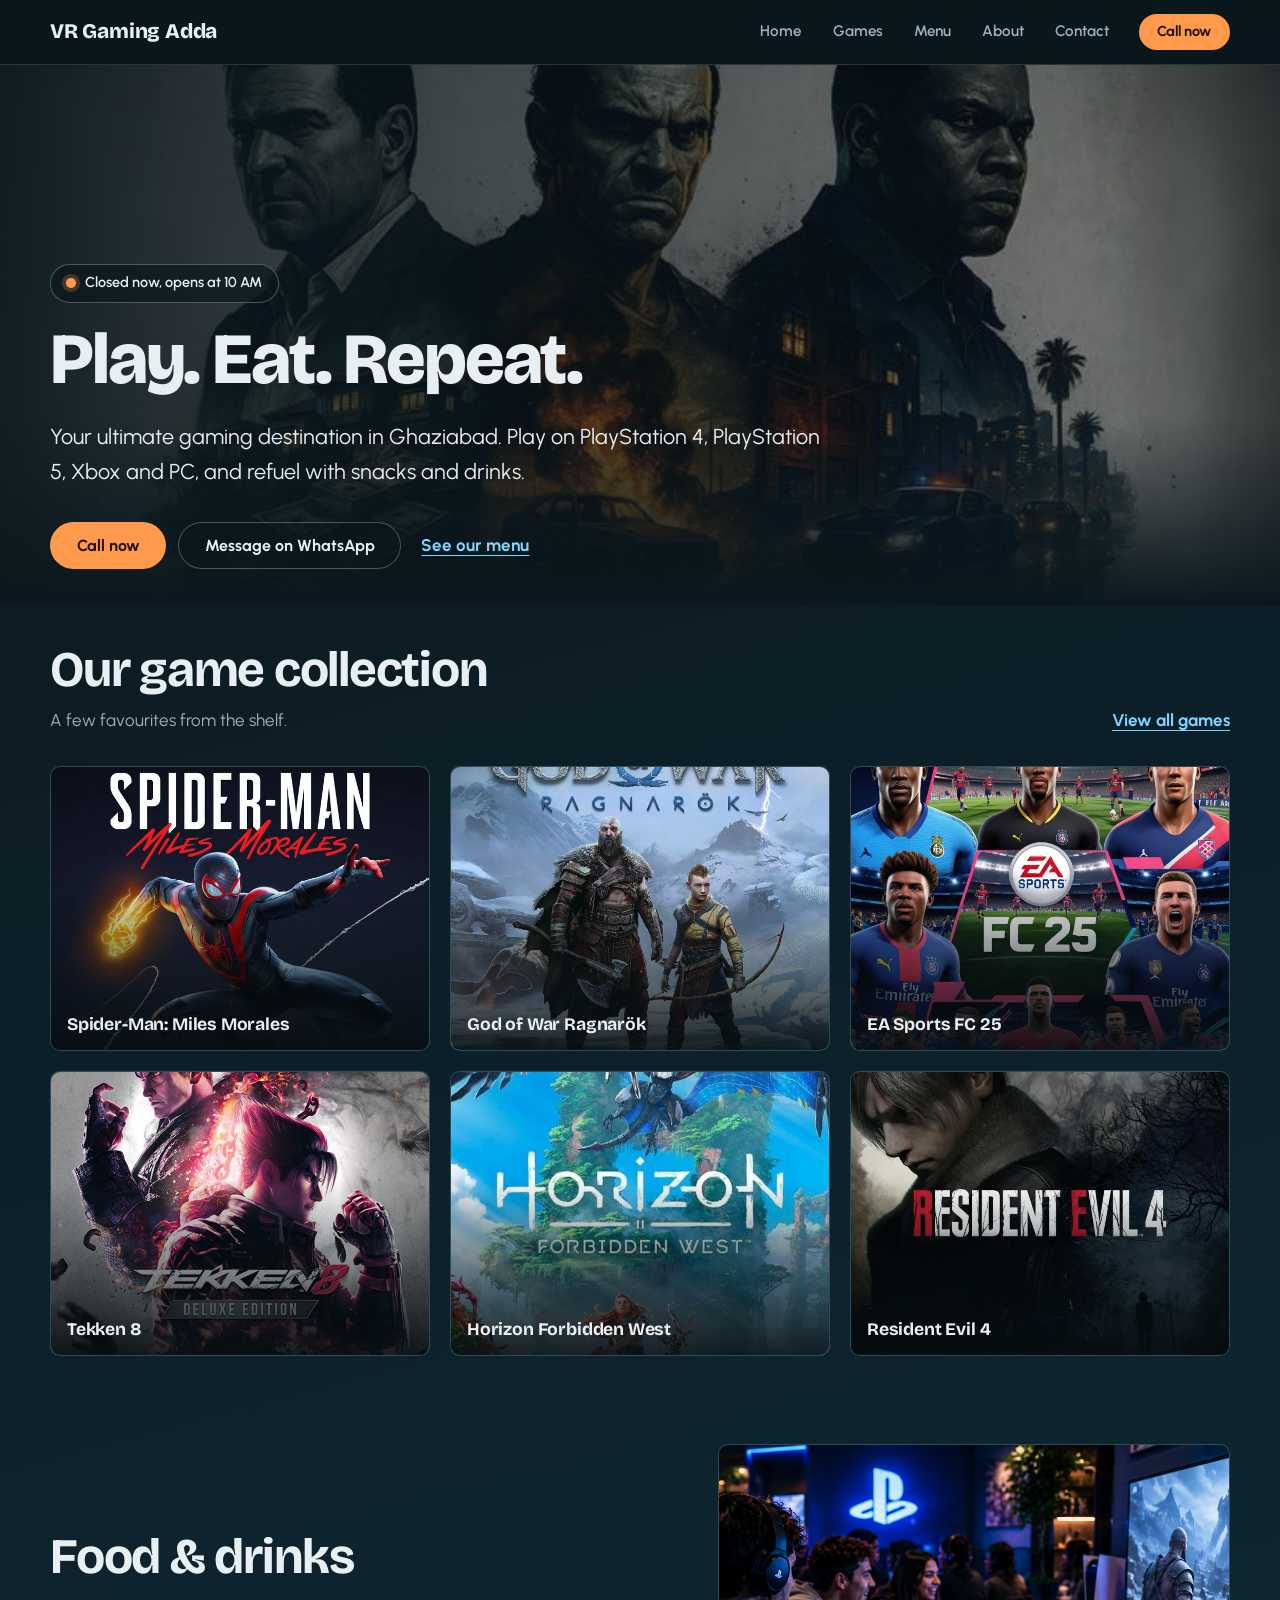
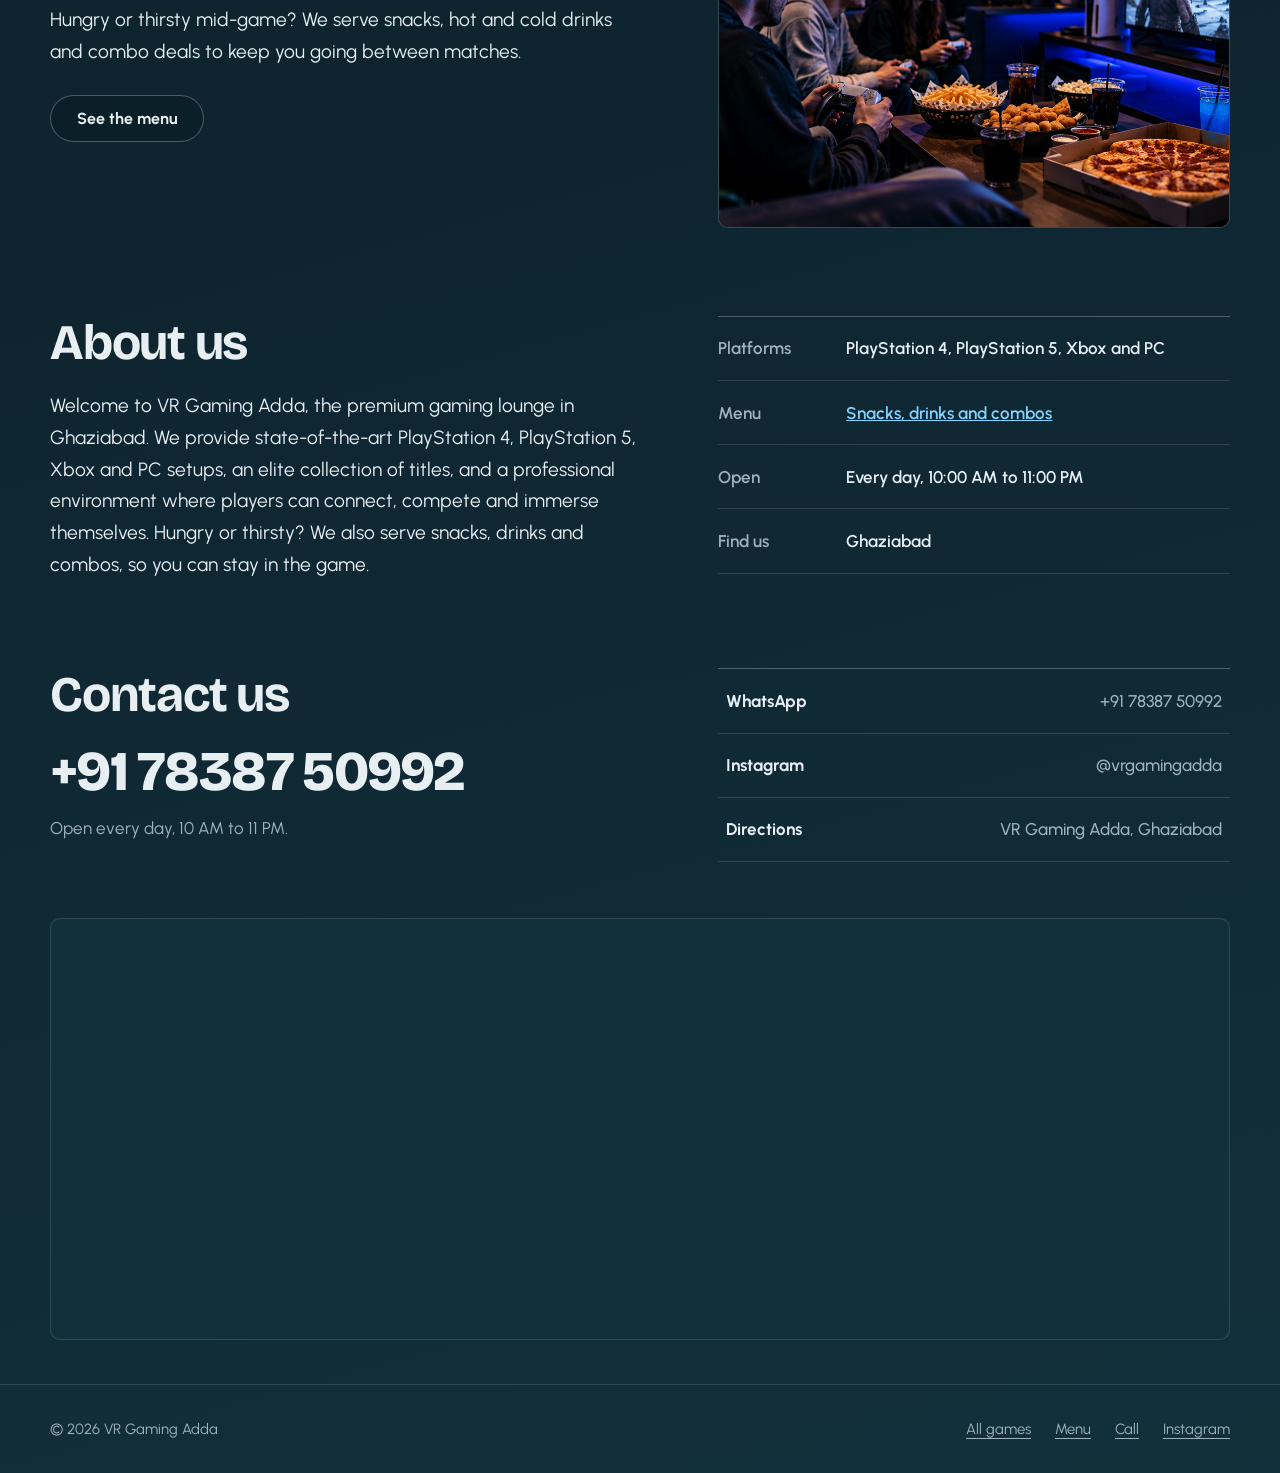
<file: index.html>
<!DOCTYPE html>
<html lang="en">
<head>
  <meta charset="UTF-8">
  <meta name="viewport" content="width=device-width, initial-scale=1">
  <title>VR Gaming Adda | PlayStation, Xbox &amp; PC Gaming Lounge in Ghaziabad</title>
  <meta name="description" content="Gaming lounge in Ghaziabad with PlayStation 4, PlayStation 5, Xbox and PC, plus snacks and drinks. Open daily, 10 AM to 11 PM. Call +91 78387 50992.">
  <meta name="theme-color" content="#0a171d">
  <meta property="og:type" content="website">
  <meta property="og:title" content="VR Gaming Adda | PlayStation, Xbox &amp; PC Gaming Lounge in Ghaziabad">
  <meta property="og:description" content="Play on PlayStation, Xbox and PC, and enjoy snacks and drinks. Open daily, 10 AM to 11 PM.">
  <link rel="icon" href="data:image/svg+xml,%3Csvg xmlns='http://www.w3.org/2000/svg' viewBox='0 0 100 100'%3E%3Ctext y='.9em' font-size='90'%3E🎮%3C/text%3E%3C/svg%3E">

  <link rel="preconnect" href="https://fonts.googleapis.com">
  <link rel="preconnect" href="https://fonts.gstatic.com" crossorigin>
  <link href="https://fonts.googleapis.com/css2?family=Bricolage+Grotesque:wght@700;800&family=Urbanist:wght@400;500;600;700&display=swap" rel="stylesheet">
  <link rel="stylesheet" href="style.css">

  <!-- Marks the page as "JavaScript is running" so scroll animations only apply when they can work -->
  <script>document.documentElement.classList.add('js');</script>

  <script type="application/ld+json">
  {
    "@context": "https://schema.org",
    "@type": "EntertainmentBusiness",
    "name": "VR Gaming Adda",
    "description": "Gaming lounge in Ghaziabad with PlayStation 4, PlayStation 5, Xbox and PC, serving snacks and drinks.",
    "hasMap": "https://maps.app.goo.gl/BZPV2LRTuxXxfFPt9",
    "telephone": "+91-78387-50992",
    "address": {
      "@type": "PostalAddress",
      "addressLocality": "Ghaziabad",
      "addressRegion": "Uttar Pradesh",
      "addressCountry": "IN"
    },
    "openingHoursSpecification": {
      "@type": "OpeningHoursSpecification",
      "dayOfWeek": ["Monday", "Tuesday", "Wednesday", "Thursday", "Friday", "Saturday", "Sunday"],
      "opens": "10:00",
      "closes": "23:00"
    },
    "sameAs": ["https://instagram.com/vrgamingadda"]
  }
  </script>
</head>
<body>
  <a class="skip-link" href="#main">Skip to content</a>

  <header class="site-header">
    <div class="container header-inner">
      <a class="logo" href="#home">VR Gaming Adda</a>

      <nav id="site-nav" class="site-nav" aria-label="Main">
        <a href="#home">Home</a>
        <a href="#games">Games</a>
        <a href="menu.html">Menu</a>
        <a href="#about">About</a>
        <a href="#contact">Contact</a>
      </nav>

      <div class="header-actions">
        <a class="btn btn-primary btn-sm" href="tel:+917838750992">Call now</a>
        <button class="nav-toggle" type="button" aria-expanded="false" aria-controls="site-nav" aria-label="Open menu">
          <span class="nav-toggle-bars" aria-hidden="true"></span>
        </button>
      </div>
    </div>
  </header>

  <main id="main">

    <!-- HERO -->
    <section class="hero" id="home" aria-labelledby="hero-title">
      <img class="hero-bg" src="img/caro4.jpeg" alt="" fetchpriority="high" decoding="async">
      <div class="container">
        <p class="status" data-state="neutral">
          <span class="status-dot" aria-hidden="true"></span>
          <span id="open-status">Open daily, 10 AM to 11 PM</span>
        </p>
        <h1 id="hero-title"><span>Play.</span> <span>Eat.</span> <span>Repeat.</span></h1>
        <p class="hero-lead">Your ultimate gaming destination in Ghaziabad. Play on PlayStation 4, PlayStation 5, Xbox and PC, and refuel with snacks and drinks.</p>
        <div class="hero-actions">
          <a class="btn btn-primary" href="tel:+917838750992">Call now</a>
          <a class="btn btn-outline" href="https://wa.me/917838750992?text=Hi!%20I%27d%20like%20to%20visit%20VR%20Gaming%20Adda.%20Are%20slots%20available%3F" target="_blank" rel="noopener noreferrer">Message on WhatsApp<span class="sr-only"> (opens in a new tab)</span></a>
          <a class="text-link" href="menu.html">See our menu</a>
        </div>
      </div>
    </section>

    <!-- GAMES -->
    <section class="section section--compact" id="games" aria-labelledby="games-title">
      <div class="container">
        <div class="section-head">
          <div>
            <h2 class="section-title" id="games-title">Our game collection</h2>
            <p class="section-sub">A few favourites from the shelf.</p>
          </div>
          <a class="text-link" href="games.html">View all games</a>
        </div>

        <!-- Filled in by games.js from games-data.js -->
        <ul class="tile-grid" id="featured-games" role="list"></ul>
        <noscript><p class="noscript-note">Turn on JavaScript to see the games, or <a href="games.html">open the full list</a>.</p></noscript>
      </div>
    </section>

    <!-- FOOD & DRINKS -->
    <section class="section section--compact" id="food" aria-labelledby="food-title">
      <div class="container split promo">
        <div>
          <h2 class="section-title" id="food-title">Food &amp; drinks</h2>
          <p class="about-text">Hungry or thirsty mid-game? We serve snacks, hot and cold drinks and combo deals to keep you going between matches.</p>
          <p class="promo-action"><a class="btn btn-outline" href="menu.html">See the menu</a></p>
        </div>
        <a class="promo-media" href="menu.html" tabindex="-1" aria-hidden="true">
          <img src="img/game_food_pic.png" alt="" loading="lazy" decoding="async">
        </a>
      </div>
    </section>

    <!-- ABOUT -->
    <section class="section section--compact" id="about" aria-labelledby="about-title">
      <div class="container split">
        <div>
          <h2 class="section-title" id="about-title">About us</h2>
          <p class="about-text">
            Welcome to VR Gaming Adda, the premium gaming lounge in Ghaziabad. We provide state-of-the-art PlayStation 4, PlayStation 5, Xbox and PC setups, an elite collection of titles, and a professional environment where players can connect, compete and immerse themselves. Hungry or thirsty? We also serve snacks, drinks and combos, so you can stay in the game.
          </p>
        </div>

        <dl class="specs">
          <div class="spec">
            <dt>Platforms</dt>
            <dd>PlayStation 4, PlayStation 5, Xbox and&nbsp;PC</dd>
          </div>
          <div class="spec">
            <dt>Menu</dt>
            <dd><a href="menu.html">Snacks, drinks and combos</a></dd>
          </div>
          <div class="spec">
            <dt>Open</dt>
            <dd>Every day, 10:00 AM to 11:00 PM</dd>
          </div>
          <div class="spec">
            <dt>Find us</dt>
            <dd>Ghaziabad</dd>
          </div>
        </dl>
      </div>
    </section>

    <!-- CONTACT -->
    <section class="section section--compact" id="contact" aria-labelledby="contact-title">
      <div class="container">
        <div class="split">
          <div>
            <h2 class="section-title" id="contact-title">Contact us</h2>
            <a class="contact-number" href="tel:+917838750992">+91 78387 50992</a>
            <p class="contact-hours">Open every day, 10 AM to 11 PM.</p>
          </div>

          <ul class="contact-list" role="list">
            <li>
              <a href="https://wa.me/917838750992?text=Hi!%20I%27d%20like%20to%20visit%20VR%20Gaming%20Adda.%20Are%20slots%20available%3F" target="_blank" rel="noopener noreferrer">
                <span>WhatsApp<span class="sr-only"> (opens in a new tab)</span></span>
                <span>+91 78387 50992</span>
              </a>
            </li>
            <li>
              <a href="https://instagram.com/vrgamingadda" target="_blank" rel="noopener noreferrer">
                <span>Instagram<span class="sr-only"> (opens in a new tab)</span></span>
                <span>@vrgamingadda</span>
              </a>
            </li>
            <li>
              <a href="https://maps.app.goo.gl/BZPV2LRTuxXxfFPt9" target="_blank" rel="noopener noreferrer">
                <span>Directions<span class="sr-only"> (opens in a new tab)</span></span>
                <span>VR Gaming Adda, Ghaziabad</span>
              </a>
            </li>
          </ul>
        </div>

        <div class="map">
          <iframe
            title="Map showing the location of VR Gaming Adda in Ghaziabad"
            src="https://www.google.com/maps/embed?pb=!1m18!1m12!1m3!1d3500.530560545763!2d77.47486057409613!3d28.673771582209337!2m3!1f0!2f0!3f0!3m2!1i1024!2i768!4f13.1!3m3!1m2!1s0x390cf1ef0e3dee1d%3A0xf4275570c303ee24!2sVR%20GAMING%20ADDA!5e0!3m2!1sen!2sin!4v1789979983167!5m2!1sen!2sin"
            allowfullscreen
            loading="lazy"
            referrerpolicy="strict-origin-when-cross-origin"></iframe>
        </div>
      </div>
    </section>

  </main>

  <footer class="site-footer">
    <div class="container footer-inner">
      <p>&copy; <span id="year">2026</span> VR Gaming Adda</p>
      <ul class="footer-links" role="list">
        <li><a href="games.html">All games</a></li>
        <li><a href="menu.html">Menu</a></li>
        <li><a href="tel:+917838750992">Call</a></li>
        <li><a href="https://instagram.com/vrgamingadda" target="_blank" rel="noopener noreferrer">Instagram<span class="sr-only"> (opens in a new tab)</span></a></li>
      </ul>
    </div>
  </footer>

  <script src="games-data.js"></script>
  <script src="games.js"></script>
  <script src="script.js"></script>
</body>
</html>
</file>
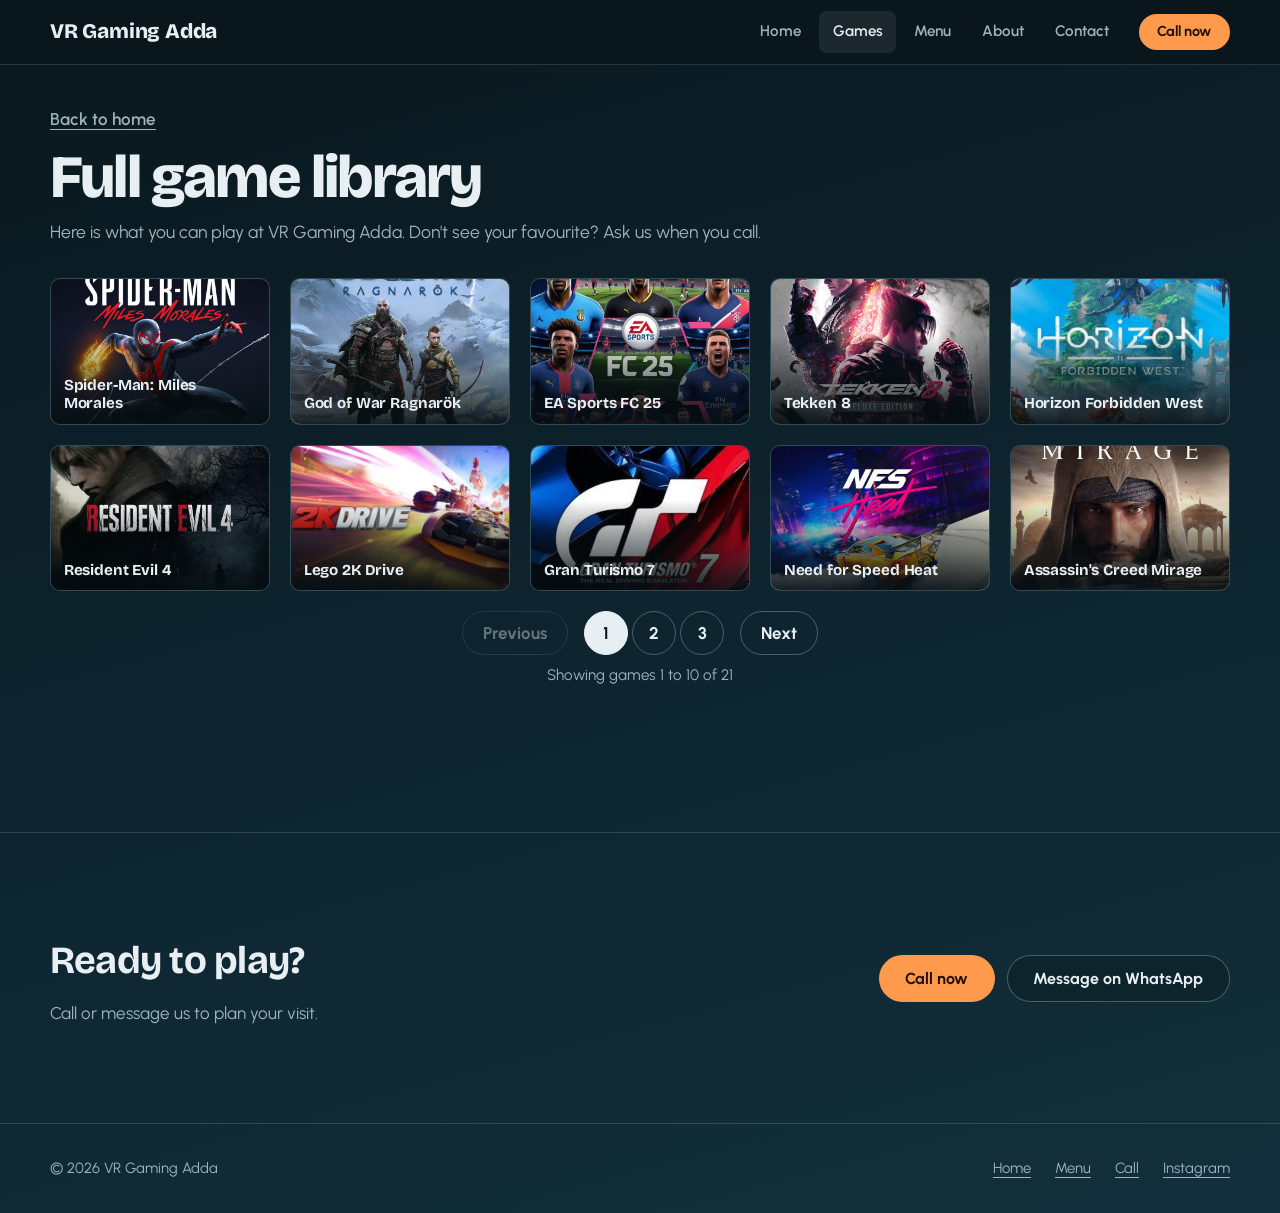
<file: games.html>
<!DOCTYPE html>
<html lang="en">
<head>
  <meta charset="UTF-8">
  <meta name="viewport" content="width=device-width, initial-scale=1">
  <title>Full Game Library | VR Gaming Adda</title>
  <meta name="description" content="Browse the games you can play at VR Gaming Adda, Ghaziabad: God of War, Tekken, GTA V, Red Dead Redemption 2, EA Sports FC 25 and many more.">
  <meta name="theme-color" content="#0a171d">
  <meta property="og:type" content="website">
  <meta property="og:title" content="Full Game Library | VR Gaming Adda">
  <meta property="og:description" content="Browse the games you can play at VR Gaming Adda in Ghaziabad.">
  <link rel="icon" href="data:image/svg+xml,%3Csvg xmlns='http://www.w3.org/2000/svg' viewBox='0 0 100 100'%3E%3Ctext y='.9em' font-size='90'%3E🎮%3C/text%3E%3C/svg%3E">

  <link rel="preconnect" href="https://fonts.googleapis.com">
  <link rel="preconnect" href="https://fonts.gstatic.com" crossorigin>
  <link href="https://fonts.googleapis.com/css2?family=Bricolage+Grotesque:wght@700;800&family=Urbanist:wght@400;500;600;700&display=swap" rel="stylesheet">
  <link rel="stylesheet" href="style.css">

  <script>document.documentElement.classList.add('js');</script>
</head>
<body>
  <a class="skip-link" href="#main">Skip to content</a>

  <header class="site-header">
    <div class="container header-inner">
      <a class="logo" href="index.html">VR Gaming Adda</a>

      <nav id="site-nav" class="site-nav" aria-label="Main">
        <a href="index.html#home">Home</a>
        <a href="games.html" aria-current="page">Games</a>
        <a href="menu.html">Menu</a>
        <a href="index.html#about">About</a>
        <a href="index.html#contact">Contact</a>
      </nav>

      <div class="header-actions">
        <a class="btn btn-primary btn-sm" href="tel:+917838750992">Call now</a>
        <button class="nav-toggle" type="button" aria-expanded="false" aria-controls="site-nav" aria-label="Open menu">
          <span class="nav-toggle-bars" aria-hidden="true"></span>
        </button>
      </div>
    </div>
  </header>

  <main id="main">

    <div class="container page-head">
      <a class="back-link" href="index.html">Back to home</a>
      <h1>Full game library</h1>
      <p class="page-lead">Here is what you can play at VR Gaming Adda. Don't see your favourite? Ask us when you call.</p>
    </div>

    <section class="section section--tight" aria-label="Game list">
      <div class="container">
        <!-- Filled in by games.js from games-data.js, ten games per page -->
        <ul class="tile-grid tile-grid--library" id="game-list" role="list" tabindex="-1"></ul>
        <noscript><p class="noscript-note">Turn on JavaScript to see the game list, or call us to ask what's on the shelf.</p></noscript>
        <nav class="pager" id="pager" aria-label="Game pages"></nav>
        <p class="pager-status" id="pager-status" aria-live="polite"></p>
      </div>
    </section>

    <section class="section cta" aria-labelledby="cta-title">
      <div class="container cta-inner">
        <div>
          <h2 id="cta-title">Ready to play?</h2>
          <p>Call or message us to plan your visit.</p>
        </div>
        <div class="hero-actions">
          <a class="btn btn-primary" href="tel:+917838750992">Call now</a>
          <a class="btn btn-outline" href="https://wa.me/917838750992?text=Hi!%20I%27d%20like%20to%20visit%20VR%20Gaming%20Adda.%20Are%20slots%20available%3F" target="_blank" rel="noopener noreferrer">Message on WhatsApp<span class="sr-only"> (opens in a new tab)</span></a>
        </div>
      </div>
    </section>

  </main>

  <footer class="site-footer">
    <div class="container footer-inner">
      <p>&copy; <span id="year">2026</span> VR Gaming Adda</p>
      <ul class="footer-links" role="list">
        <li><a href="index.html">Home</a></li>
        <li><a href="menu.html">Menu</a></li>
        <li><a href="tel:+917838750992">Call</a></li>
        <li><a href="https://instagram.com/vrgamingadda" target="_blank" rel="noopener noreferrer">Instagram<span class="sr-only"> (opens in a new tab)</span></a></li>
      </ul>
    </div>
  </footer>

  <script src="games-data.js"></script>
  <script src="games.js"></script>
  <script src="script.js"></script>
</body>
</html>
</file>
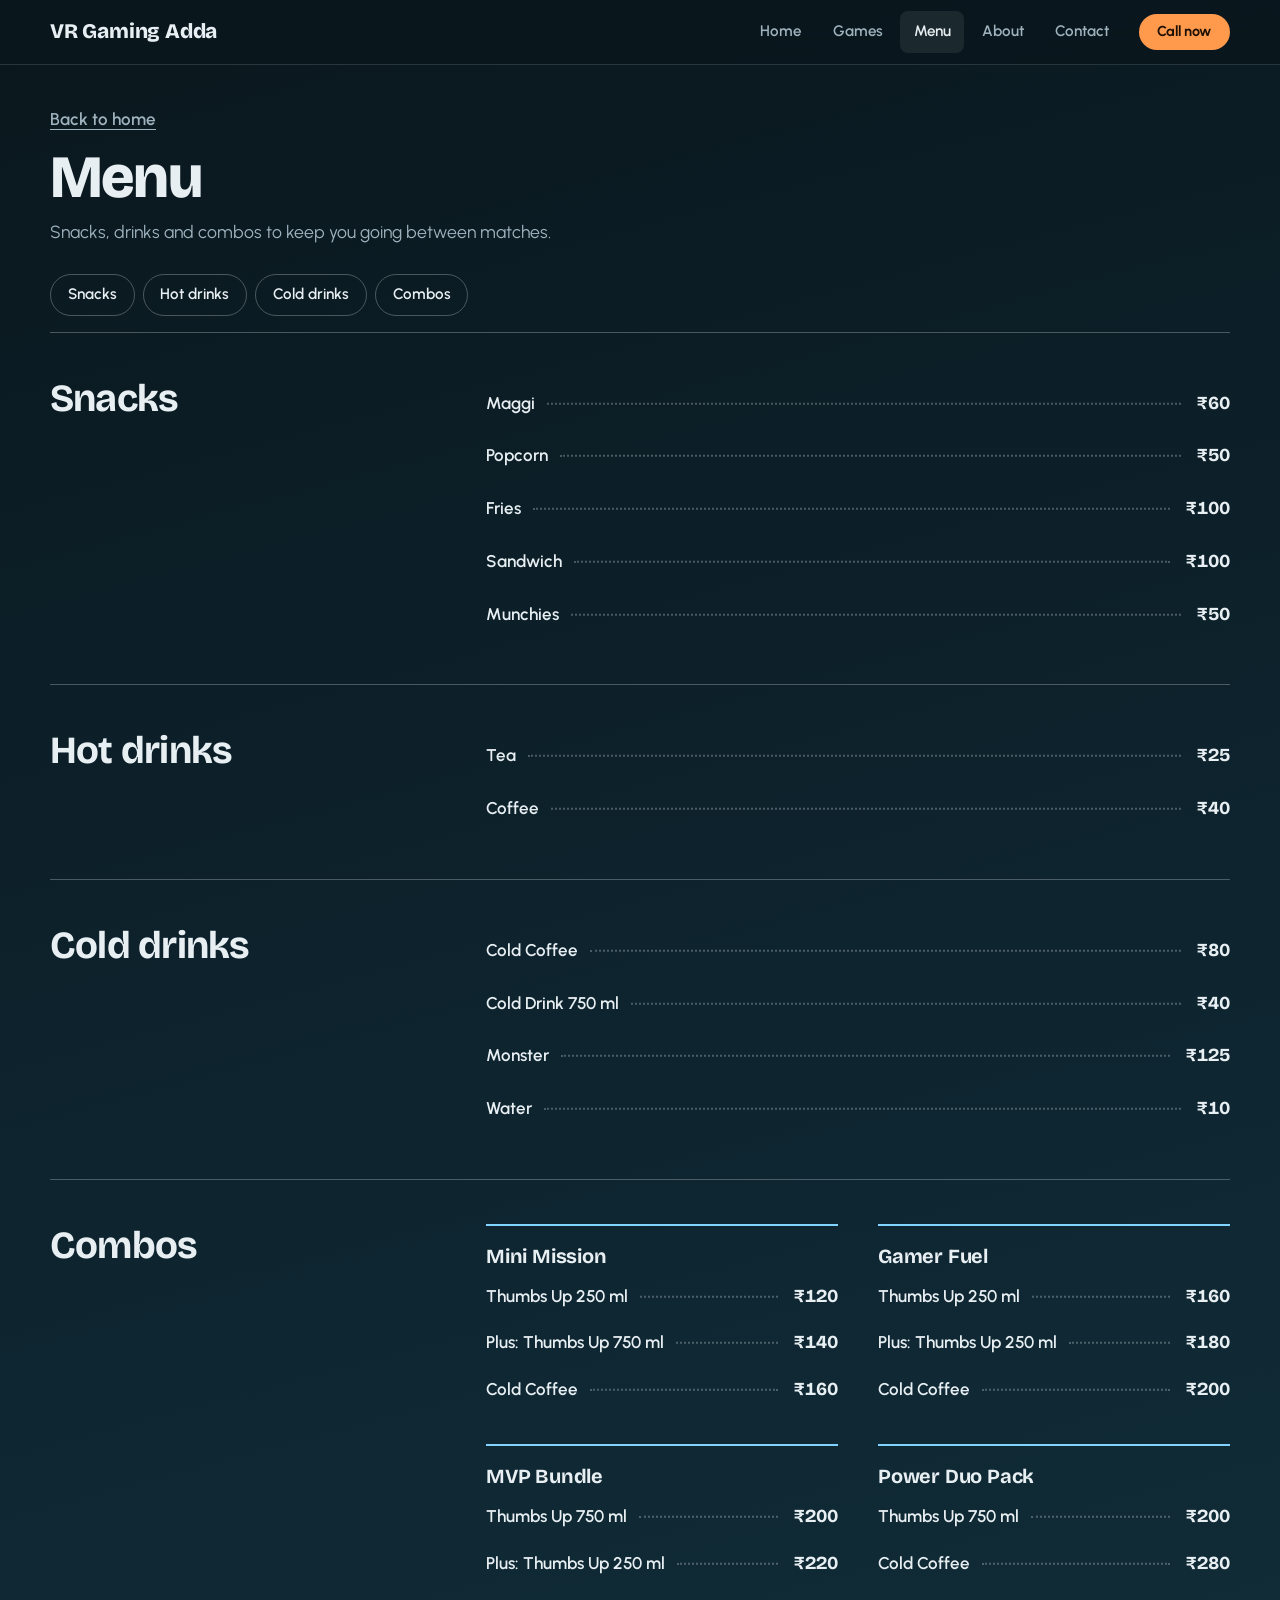
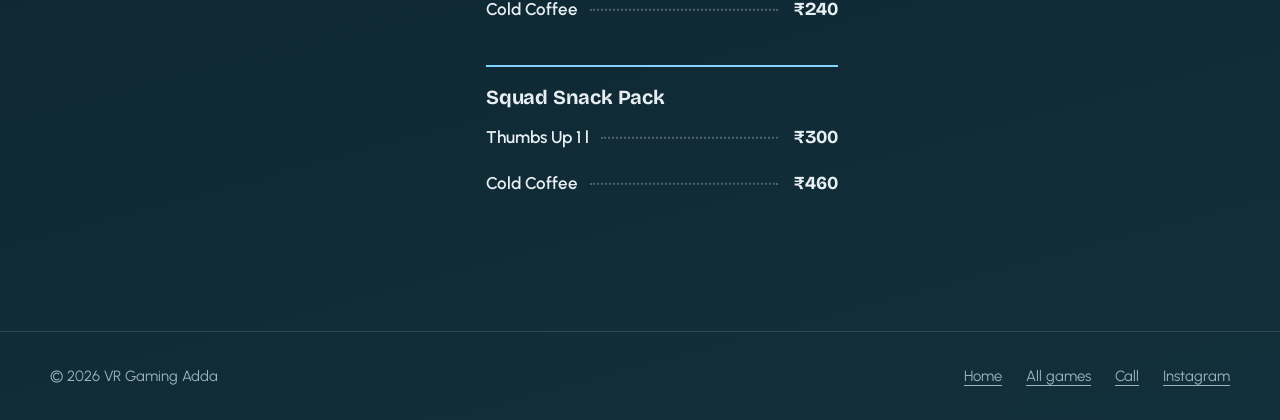
<file: menu.html>
<!DOCTYPE html>
<html lang="en">
<head>
  <meta charset="UTF-8">
  <meta name="viewport" content="width=device-width, initial-scale=1">
  <title>Menu | VR Gaming Adda</title>
  <meta name="description" content="Snacks, drinks and combo deals at VR Gaming Adda, Ghaziabad. See the full menu with prices.">
  <meta name="theme-color" content="#0a171d">
  <meta property="og:type" content="website">
  <meta property="og:title" content="Menu | VR Gaming Adda">
  <meta property="og:description" content="Snacks, drinks and combo deals at VR Gaming Adda in Ghaziabad.">
  <link rel="icon" href="data:image/svg+xml,%3Csvg xmlns='http://www.w3.org/2000/svg' viewBox='0 0 100 100'%3E%3Ctext y='.9em' font-size='90'%3E🎮%3C/text%3E%3C/svg%3E">

  <link rel="preconnect" href="https://fonts.googleapis.com">
  <link rel="preconnect" href="https://fonts.gstatic.com" crossorigin>
  <link href="https://fonts.googleapis.com/css2?family=Bricolage+Grotesque:wght@700;800&family=Urbanist:wght@400;500;600;700&display=swap" rel="stylesheet">
  <link rel="stylesheet" href="style.css">

  <script>document.documentElement.classList.add('js');</script>
</head>
<body>
  <a class="skip-link" href="#main">Skip to content</a>

  <header class="site-header">
    <div class="container header-inner">
      <a class="logo" href="index.html">VR Gaming Adda</a>

      <nav id="site-nav" class="site-nav" aria-label="Main">
        <a href="index.html#home">Home</a>
        <a href="games.html">Games</a>
        <a href="menu.html" aria-current="page">Menu</a>
        <a href="index.html#about">About</a>
        <a href="index.html#contact">Contact</a>
      </nav>

      <div class="header-actions">
        <a class="btn btn-primary btn-sm" href="tel:+917838750992">Call now</a>
        <button class="nav-toggle" type="button" aria-expanded="false" aria-controls="site-nav" aria-label="Open menu">
          <span class="nav-toggle-bars" aria-hidden="true"></span>
        </button>
      </div>
    </div>
  </header>

  <main id="main">

    <div class="container page-head">
      <a class="back-link" href="index.html">Back to home</a>
      <h1>Menu</h1>
      <p class="page-lead">Snacks, drinks and combos to keep you going between matches.</p>
      <nav aria-label="Menu categories">
        <ul class="menu-jump" id="menu-jump" role="list"></ul>
      </nav>
    </div>

    <!-- The menu is drawn here by menu.js. Edit items and prices at the top of that file. -->
    <div class="container menu-root" id="menu-root">
      <noscript>
        <p class="menu-noscript">The menu needs JavaScript to show. Please call <a href="tel:+917838750992">+91 78387 50992</a> to ask about items and prices.</p>
      </noscript>
    </div>

  </main>

  <footer class="site-footer">
    <div class="container footer-inner">
      <p>&copy; <span id="year">2026</span> VR Gaming Adda</p>
      <ul class="footer-links" role="list">
        <li><a href="index.html">Home</a></li>
        <li><a href="games.html">All games</a></li>
        <li><a href="tel:+917838750992">Call</a></li>
        <li><a href="https://instagram.com/vrgamingadda" target="_blank" rel="noopener noreferrer">Instagram<span class="sr-only"> (opens in a new tab)</span></a></li>
      </ul>
    </div>
  </footer>

  <script src="script.js"></script>
  <script src="menu-data.js"></script>
  <script src="menu.js"></script>
</body>
</html>
</file>
<file: style.css>
/* ==========================================================================
   VR Gaming Adda: shared styles (used by index.html and games.html)
   Tweak the values in :root to restyle the whole site.
   ========================================================================== */

:root {
  /* Colour */
  --ink: #0a171d;          /* page background */
  --teal: #12303b;         /* raised surfaces */
  --screen: #80d4ff;       /* links, focus rings, accents (your original blue) */
  --ember: #ff9a4d;        /* call-to-action buttons */
  --mist: #e8eff3;         /* main text */
  --slate: #9fb3bf;        /* secondary text */
  --line: rgba(232, 239, 243, 0.14);
  --line-strong: rgba(232, 239, 243, 0.28);

  /* Type */
  --font-display: 'Bricolage Grotesque', 'Urbanist', system-ui, sans-serif;
  --font-body: 'Urbanist', system-ui, -apple-system, 'Segoe UI', Roboto, sans-serif;

  /* Layout */
  --header-h: 64px;
  --wrap: 1180px;
  --gutter: clamp(1rem, 4vw, 2rem);
  --radius: 10px;
  --tile-ratio: 4 / 3;     /* shape of game cards. Try 3 / 4 for portrait covers */
}

/* ---------- Base ---------- */

*, *::before, *::after { box-sizing: border-box; }

html {
  -webkit-text-size-adjust: 100%;
  scroll-behavior: smooth;
  /* keeps anchor targets from hiding under the sticky header */
  scroll-padding-top: calc(var(--header-h) + 1rem);
}

body {
  margin: 0;
  min-height: 100vh;
  font-family: var(--font-body);
  font-size: 1.0625rem;
  line-height: 1.65;
  color: var(--mist);
  background-color: var(--ink);
  background-image: linear-gradient(165deg, #0a171d 0%, #0e2530 55%, #12303b 100%);
}

img { display: block; max-width: 100%; }

a { color: var(--screen); }

h1, h2, h3 { font-family: var(--font-display); margin: 0; }

:focus-visible {
  outline: 3px solid var(--screen);
  outline-offset: 3px;
  border-radius: 4px;
}

.container {
  width: min(100% - 2 * var(--gutter), var(--wrap));
  margin-inline: auto;
}

.sr-only {
  position: absolute;
  width: 1px; height: 1px;
  margin: -1px; padding: 0;
  overflow: hidden;
  clip: rect(0, 0, 0, 0);
  white-space: nowrap;
  border: 0;
}

.skip-link {
  position: absolute;
  left: 1rem;
  top: -4rem;
  z-index: 200;
  padding: 0.6rem 1rem;
  border-radius: 8px;
  background: var(--ember);
  color: #1f1005;
  font-weight: 700;
  text-decoration: none;
}
.skip-link:focus { top: 1rem; }

/* ---------- Buttons ---------- */

.btn {
  display: inline-flex;
  align-items: center;
  justify-content: center;
  gap: 0.5rem;
  padding: 0.8rem 1.6rem;
  border: 1px solid transparent;
  border-radius: 999px;
  font: 700 1rem/1.2 var(--font-body);
  text-decoration: none;
  cursor: pointer;
  transition: background-color 0.2s ease, border-color 0.2s ease, color 0.2s ease;
}
.btn { white-space: nowrap; }
.btn-primary { background: var(--ember); color: #1f1005; }
.btn-primary:hover { background: #ffb073; }
.btn-outline { border-color: var(--line-strong); color: var(--mist); background: rgba(10, 23, 29, 0.35); }
.btn-outline:hover { border-color: var(--mist); background: rgba(232, 239, 243, 0.1); }
.btn-sm { padding: 0.55rem 1.1rem; font-size: 0.9rem; }

/* ---------- Header ---------- */

.site-header {
  position: sticky;
  top: 0;
  z-index: 100;
  background: rgba(10, 23, 29, 0.85);
  -webkit-backdrop-filter: blur(14px);
  backdrop-filter: blur(14px);
  border-bottom: 1px solid var(--line);
}

.header-inner {
  display: flex;
  align-items: center;
  gap: 1rem;
  min-height: var(--header-h);
}

.logo {
  min-width: 0;
  overflow: hidden;
  text-overflow: ellipsis;
  font-family: var(--font-display);
  font-size: 1.3rem;
  font-weight: 800;
  letter-spacing: -0.01em;
  color: var(--mist);
  text-decoration: none;
  white-space: nowrap;
}

.site-nav {
  display: flex;
  align-items: center;
  gap: 0.25rem;
  margin-left: auto;
}
.site-nav a {
  padding: 0.5rem 0.85rem;
  border-radius: 8px;
  color: var(--slate);
  font-weight: 600;
  font-size: 0.95rem;
  text-decoration: none;
  transition: color 0.2s ease, background-color 0.2s ease;
}
.site-nav a:hover,
.site-nav a[aria-current] { color: var(--mist); background: rgba(232, 239, 243, 0.08); }

.header-actions { display: flex; flex: none; align-items: center; gap: 0.5rem; }

.nav-toggle {
  display: none;
  align-items: center;
  justify-content: center;
  width: 44px;
  height: 44px;
  padding: 0;
  border: 1px solid var(--line-strong);
  border-radius: 10px;
  background: transparent;
  color: var(--mist);
  cursor: pointer;
}
.nav-toggle-bars,
.nav-toggle-bars::before,
.nav-toggle-bars::after {
  display: block;
  width: 18px;
  height: 2px;
  border-radius: 2px;
  background: currentColor;
  transition: transform 0.25s ease, background-color 0.2s ease;
}
.nav-toggle-bars { position: relative; }
.nav-toggle-bars::before,
.nav-toggle-bars::after { content: ""; position: absolute; left: 0; }
.nav-toggle-bars::before { top: -6px; }
.nav-toggle-bars::after { top: 6px; }
.nav-toggle[aria-expanded="true"] .nav-toggle-bars { background: transparent; }
.nav-toggle[aria-expanded="true"] .nav-toggle-bars::before { transform: translateY(6px) rotate(45deg); }
.nav-toggle[aria-expanded="true"] .nav-toggle-bars::after { transform: translateY(-6px) rotate(-45deg); }

@media (max-width: 820px) {
  .header-inner { flex-wrap: wrap; }
  .header-actions { margin-left: auto; }

  /* Without JavaScript the links simply wrap onto a second row. */
  .site-nav { order: 3; width: 100%; margin: 0; flex-wrap: wrap; padding-bottom: 0.6rem; }

  /* With JavaScript they collapse into a menu. */
  .js .header-inner { flex-wrap: nowrap; }
  .js .nav-toggle { display: inline-flex; }
  .js .site-nav {
    display: none;
    position: absolute;
    top: 100%;
    left: 0;
    right: 0;
    flex-direction: column;
    align-items: stretch;
    gap: 0;
    padding: 0.5rem var(--gutter) 1rem;
    background: rgba(10, 23, 29, 0.98);
    border-bottom: 1px solid var(--line-strong);
  }
  .js .site-nav.is-open { display: flex; }
  .site-nav a { padding: 0.85rem 0.5rem; font-size: 1.05rem; }
}

@media (max-width: 360px) {
  .logo { font-size: 0.9rem; line-height: 1.1; white-space: normal; overflow: visible; }
  .header-actions { gap: 0.35rem; }
  .header-actions .btn-sm { padding: 0.4rem 0.65rem; font-size: 0.85rem; }
  .nav-toggle { width: 40px; height: 40px; }
}
@media (max-width: 400px) {
  .header-inner { gap: 0.5rem; }
  .logo { font-size: 1.1rem; }
  .header-actions .btn-sm { padding: 0.5rem 0.9rem; }
}

/* ---------- Hero (home page) ---------- */

.hero {
  position: relative;
  isolation: isolate;
  display: flex;
  align-items: flex-end;
  min-height: 60vh;
  min-height: 60svh;
  padding-block: 4rem clamp(1.5rem, 3vw, 2.25rem);
  overflow: hidden;
  background: var(--teal);
}
.hero-bg {
  position: absolute;
  inset: 0;
  z-index: -2;
  width: 100%;
  height: 100%;
  object-fit: cover;
}
.hero::after {
  content: "";
  position: absolute;
  inset: 0;
  z-index: -1;
  background:
    linear-gradient(0deg, var(--ink) 0%, rgba(10, 23, 29, 0) 35%),
    linear-gradient(90deg, rgba(10, 23, 29, 0.9) 0%, rgba(10, 23, 29, 0.6) 55%, rgba(10, 23, 29, 0.3) 100%);
}
@media (max-width: 600px) {
  .hero::after {
    background:
      linear-gradient(0deg, var(--ink) 0%, rgba(10, 23, 29, 0) 35%),
      rgba(10, 23, 29, 0.6);
  }
}

.status {
  display: inline-flex;
  align-items: center;
  gap: 0.6rem;
  margin: 0 0 1.25rem;
  padding: 0.4rem 0.95rem;
  border: 1px solid var(--line-strong);
  border-radius: 999px;
  background: rgba(10, 23, 29, 0.7);
  font-size: 0.9rem;
  font-weight: 600;
}
.status-dot {
  width: 0.6rem;
  height: 0.6rem;
  border-radius: 50%;
  background: var(--screen);
}
.status[data-state="open"] .status-dot { background: #4ade80; box-shadow: 0 0 0 4px rgba(74, 222, 128, 0.22); }
.status[data-state="closed"] .status-dot { background: var(--ember); box-shadow: 0 0 0 4px rgba(255, 154, 77, 0.22); }

.hero h1 {
  font-size: clamp(2.5rem, 6vw, 4.5rem);
  font-weight: 800;
  line-height: 1;
  letter-spacing: -0.03em;
}
.hero h1 span { display: inline-block; }

.hero-lead {
  max-width: 36em;
  margin: 1.5rem 0 2rem;
  font-size: clamp(1.1rem, 2.5vw, 1.35rem);
  color: var(--mist);
}
.hero-actions { display: flex; flex-wrap: wrap; align-items: center; gap: 0.75rem; }
.hero-actions .text-link { padding: 0.6rem 0.5rem; }

/* One orchestrated page-load moment: the title, then the details. */
@keyframes rise {
  from { opacity: 0; transform: translateY(24px); }
  to   { opacity: 1; transform: none; }
}
.hero .status,
.hero h1 span,
.hero .hero-lead,
.hero .hero-actions { animation: rise 0.7s cubic-bezier(0.2, 0.7, 0.2, 1) both; }
.hero h1 span:nth-child(1) { animation-delay: 0.10s; }
.hero h1 span:nth-child(2) { animation-delay: 0.22s; }
.hero h1 span:nth-child(3) { animation-delay: 0.34s; }
.hero .hero-lead    { animation-delay: 0.50s; }
.hero .hero-actions { animation-delay: 0.60s; }

/* ---------- Sections ---------- */

.section { padding-block: clamp(3.5rem, 8vw, 6rem); }
.section--tight { padding-top: 1rem; }
/* tighter spacing above and below the home page sections */
.section--compact { padding-block: clamp(1.75rem, 4vw, 2.75rem); }
/* the section right after the hero needs less space above it */
.hero + .section { padding-top: clamp(1.5rem, 3vw, 2.5rem); }

.section-head {
  display: flex;
  flex-wrap: wrap;
  align-items: flex-end;
  justify-content: space-between;
  gap: 0.75rem 2rem;
  margin-bottom: 2rem;
}
.section-title {
  font-size: clamp(2rem, 5vw, 3.1rem);
  font-weight: 700;
  line-height: 1.1;
  letter-spacing: -0.025em;
}
.section-sub { margin: 0.5rem 0 0; color: var(--slate); }

.text-link { font-weight: 700; text-underline-offset: 0.25em; }

/* ---------- Game tiles ---------- */

.tile-grid {
  display: grid;
  grid-template-columns: repeat(2, minmax(0, 1fr));
  gap: clamp(0.75rem, 2vw, 1.25rem);
  margin: 0;
  padding: 0;
  list-style: none;
}
@media (min-width: 720px) {
  .tile-grid { grid-template-columns: repeat(3, minmax(0, 1fr)); }
}
/* Games page: ten games per page, so 2 columns (5 rows) or 5 columns (2 rows) */
.tile-grid--library {
  --tile-ratio: 3 / 2;
  scroll-margin-top: calc(var(--header-h) + 1rem);
}
.tile-grid--library:focus { outline: none; }
@media (min-width: 720px) {
  .tile-grid--library { grid-template-columns: repeat(2, minmax(0, 1fr)); }
}
@media (min-width: 900px) {
  .tile-grid--library { grid-template-columns: repeat(5, minmax(0, 1fr)); }
  .tile-grid--library .tile-title { font-size: 0.95rem; padding: 0.7rem 0.8rem; }
}

.tile {
  position: relative;
  margin: 0;
  overflow: hidden;
  aspect-ratio: var(--tile-ratio);
  border: 1px solid var(--line);
  border-radius: var(--radius);
  background: var(--teal);
  transition: border-color 0.25s ease;
}
.tile img {
  position: absolute;
  inset: 0;
  width: 100%;
  height: 100%;
  object-fit: cover;
  transition: transform 0.6s ease;
}
/* dark fade so the title is always readable, whatever the cover looks like */
.tile::after {
  content: "";
  position: absolute;
  inset: 0;
  background: linear-gradient(0deg, rgba(6, 14, 18, 0.92) 0%, rgba(6, 14, 18, 0.4) 38%, rgba(6, 14, 18, 0) 62%);
}
.tile-title {
  position: absolute;
  z-index: 1;
  left: 0;
  right: 0;
  bottom: 0;
  padding: 0.9rem 1rem;
  font-size: clamp(0.95rem, 1.6vw, 1.1rem);
  font-weight: 700;
  line-height: 1.2;
  letter-spacing: -0.01em;
}

.tile-item--more { grid-column: 1 / -1; }
.tile--more { aspect-ratio: auto; height: clamp(96px, 14vw, 140px); }
.tile--more::after { background: rgba(10, 23, 29, 0.62); }
.tile--more .tile-title {
  top: 0;
  display: grid;
  place-items: center;
  padding: 1rem;
  text-align: center;
  font-size: clamp(1.15rem, 2.4vw, 1.5rem);
}

@media (hover: hover) {
  .tile:hover { border-color: rgba(128, 212, 255, 0.6); }
  .tile:hover img { transform: scale(1.05); }
}

/* Scroll reveal for tiles. Only applies when JavaScript is running,
   so the games are never hidden if it fails to load. */
.js .reveal {
  opacity: 0;
  transform: translateY(18px);
  transition:
    opacity 0.6s ease var(--d, 0s),
    transform 0.6s ease var(--d, 0s),
    border-color 0.25s ease;
}
.js .reveal.is-visible { opacity: 1; transform: none; }

/* ---------- About ---------- */

.split { display: grid; gap: 2.5rem; }
@media (min-width: 880px) {
  .split { grid-template-columns: minmax(0, 1.15fr) minmax(0, 1fr); gap: 5rem; align-items: start; }
}

.about-text {
  max-width: 34em;
  margin: 1.25rem 0 0;
  font-size: 1.2rem;
  line-height: 1.65;
}

.specs { margin: 0; border-top: 1px solid var(--line-strong); }
.spec {
  display: grid;
  grid-template-columns: 7rem 1fr;
  gap: 1rem;
  padding: 1.1rem 0;
  border-bottom: 1px solid var(--line);
}
.spec dt { color: var(--slate); font-weight: 600; }
.spec dd { margin: 0; font-weight: 600; }

/* ---------- Contact ---------- */

.contact-number {
  display: inline-block;
  margin-top: 1.25rem;
  font-family: var(--font-display);
  font-size: clamp(1.75rem, 6vw, 3.5rem);
  font-weight: 800;
  line-height: 1.05;
  letter-spacing: -0.03em;
  white-space: nowrap;
  color: var(--mist);
  text-decoration: none;
}
.contact-number:hover { color: var(--ember); }
.contact-hours { margin: 0.75rem 0 0; color: var(--slate); }

.contact-list { margin: 0; padding: 0; list-style: none; border-top: 1px solid var(--line-strong); }
.contact-list li { border-bottom: 1px solid var(--line); }
.contact-list a {
  display: flex;
  flex-wrap: wrap;
  justify-content: space-between;
  gap: 0.25rem 1rem;
  padding: 1.1rem 0.5rem;
  color: var(--mist);
  font-weight: 700;
  text-decoration: none;
  transition: background-color 0.2s ease;
}
.contact-list a:hover { background: rgba(232, 239, 243, 0.05); }
.contact-list a span:last-child { color: var(--slate); font-weight: 500; overflow-wrap: anywhere; }

.map {
  margin-top: clamp(2rem, 5vw, 3.5rem);
  overflow: hidden;
  border: 1px solid var(--line);
  border-radius: var(--radius);
  background: var(--teal);
}
.map iframe {
  display: block;
  width: 100%;
  height: clamp(280px, 40vw, 420px);
  border: 0;
}

/* ---------- Games page ---------- */

.page-head { padding-block: clamp(1.5rem, 4vw, 2.5rem) 1rem; }
.back-link { display: inline-block; margin-bottom: 0.9rem; color: var(--slate); font-weight: 600; text-underline-offset: 0.25em; }
.back-link:hover { color: var(--mist); }
.page-head h1 {
  font-size: clamp(2.25rem, 6vw, 3.75rem);
  font-weight: 800;
  line-height: 1;
  letter-spacing: -0.03em;
}
.page-lead { max-width: 56em; margin: 0.6rem 0 0; font-size: 1.1rem; color: var(--slate); }

/* page buttons under the game list */
.pager {
  display: flex;
  flex-wrap: wrap;
  align-items: center;
  justify-content: center;
  gap: 0.75rem 1rem;
  margin-top: 1.25rem;
}
.pager:empty { display: none; }
.pager-pages {
  display: flex;
  flex-wrap: wrap;
  justify-content: center;
  gap: 0.25rem;
  margin: 0;
  padding: 0;
  list-style: none;
}
.pager-link,
.pager-num {
  display: inline-flex;
  align-items: center;
  justify-content: center;
  min-height: 44px;
  border: 1px solid var(--line-strong);
  border-radius: 999px;
  color: var(--mist);
  font-weight: 700;
  text-decoration: none;
  transition: background-color 0.2s ease, border-color 0.2s ease;
}
.pager-link { padding: 0 1.25rem; }
.pager-num { min-width: 44px; padding: 0 0.5rem; }
a.pager-link:hover,
a.pager-num:hover { border-color: var(--mist); background: rgba(232, 239, 243, 0.1); }
.pager-num[aria-current="page"] { background: var(--mist); border-color: var(--mist); color: var(--ink); }
.pager-link.is-disabled { opacity: 0.4; }
.pager-gap { display: inline-flex; align-items: center; min-height: 44px; padding: 0 0.25rem; color: var(--slate); }
.pager-status { margin: 0.5rem 0 0; text-align: center; color: var(--slate); font-size: 0.95rem; }

.noscript-note { margin: 0; color: var(--slate); }

.cta { border-top: 1px solid var(--line); margin-top: clamp(1rem, 4vw, 3rem); }
.cta-inner { display: flex; flex-wrap: wrap; align-items: center; justify-content: space-between; gap: 1.5rem 2rem; }
.cta h2 { font-size: clamp(1.6rem, 4vw, 2.4rem); font-weight: 700; letter-spacing: -0.02em; }
.cta p { margin: 0.4rem 0 0; color: var(--slate); }

/* ---------- Menu page ---------- */

.menu-jump {
  display: flex;
  flex-wrap: wrap;
  gap: 0.5rem;
  margin: 1.75rem 0 0;
  padding: 0;
  list-style: none;
}
.menu-jump:empty { display: none; }
.menu-jump a {
  display: inline-block;
  padding: 0.45rem 1.05rem;
  border: 1px solid var(--line-strong);
  border-radius: 999px;
  color: var(--mist);
  font-size: 0.95rem;
  font-weight: 600;
  text-decoration: none;
  transition: border-color 0.2s ease, background-color 0.2s ease;
}
.menu-jump a:hover { border-color: var(--mist); background: rgba(232, 239, 243, 0.08); }

.menu-root { padding-bottom: clamp(3rem, 7vw, 5rem); }
.menu-noscript { color: var(--slate); }

/* title on the left, prices on the right, like a printed price board */
.menu-section {
  display: grid;
  gap: 1.25rem 4rem;
  padding-block: clamp(1.75rem, 4vw, 2.75rem);
  border-top: 1px solid var(--line-strong);
}
@media (min-width: 880px) {
  .menu-section { grid-template-columns: minmax(0, 1fr) minmax(0, 2fr); }
}
.menu-title {
  font-size: clamp(1.75rem, 3.5vw, 2.4rem);
  font-weight: 700;
  line-height: 1.1;
  letter-spacing: -0.02em;
}

.menu-list { margin: 0; padding: 0; }
.menu-item {
  display: flex;
  align-items: baseline;
  gap: 1rem;
  padding: 0.7rem 0;
}
.menu-item dt {
  display: flex;
  flex: 1;
  align-items: baseline;
  gap: 0.75rem;
  min-width: 0;
  font-weight: 600;
}
/* dotted line from the item name to its price */
.menu-item dt::after {
  content: "";
  flex: 1;
  min-width: 1.5rem;
  border-bottom: 2px dotted var(--line-strong);
  transform: translateY(-0.25em);
}
.menu-item dd {
  margin: 0;
  font-family: var(--font-display);
  font-size: 1.15rem;
  font-weight: 700;
  font-variant-numeric: tabular-nums;
  white-space: nowrap;
}

.combo-grid {
  display: grid;
  grid-template-columns: repeat(auto-fit, minmax(min(100%, 260px), 1fr));
  gap: 2rem 2.5rem;
}
.combo { padding-top: 0.9rem; border-top: 2px solid var(--screen); }
.combo h3 { font-size: 1.25rem; font-weight: 700; letter-spacing: -0.01em; }
.combo-includes { margin: 0.25rem 0 0; color: var(--slate); font-size: 0.95rem; }
.combo .menu-item { padding: 0.5rem 0; }

/* food & drinks promo on the home page: text on one side, picture on the other */
.promo { align-items: center; }
.promo-action { margin: 1.75rem 0 0; }
.promo-media {
  display: block;
  overflow: hidden;
  aspect-ratio: 4 / 3;
  border: 1px solid var(--line);
  border-radius: var(--radius);
  background: var(--teal);
}
.promo-media img { width: 100%; height: 100%; object-fit: cover; transition: transform 0.6s ease; }
@media (hover: hover) {
  .promo-media:hover img { transform: scale(1.04); }
}

/* ---------- Footer ---------- */

.site-footer {
  padding-block: 2rem;
  border-top: 1px solid var(--line);
  color: var(--slate);
  font-size: 0.925rem;
}
.footer-inner { display: flex; flex-wrap: wrap; justify-content: space-between; gap: 0.75rem 2rem; }
.footer-inner p { margin: 0; }
.footer-links { display: flex; flex-wrap: wrap; gap: 0.5rem 1.5rem; margin: 0; padding: 0; list-style: none; }
.footer-links a { color: var(--slate); text-underline-offset: 0.25em; }
.footer-links a:hover { color: var(--mist); }

/* ---------- Reduced motion ---------- */

@media (prefers-reduced-motion: reduce) {
  html { scroll-behavior: auto; }
  *, *::before, *::after {
    animation-duration: 0.01ms !important;
    animation-delay: 0s !important;
    transition-duration: 0.01ms !important;
    transition-delay: 0s !important;
  }
}
</file>
